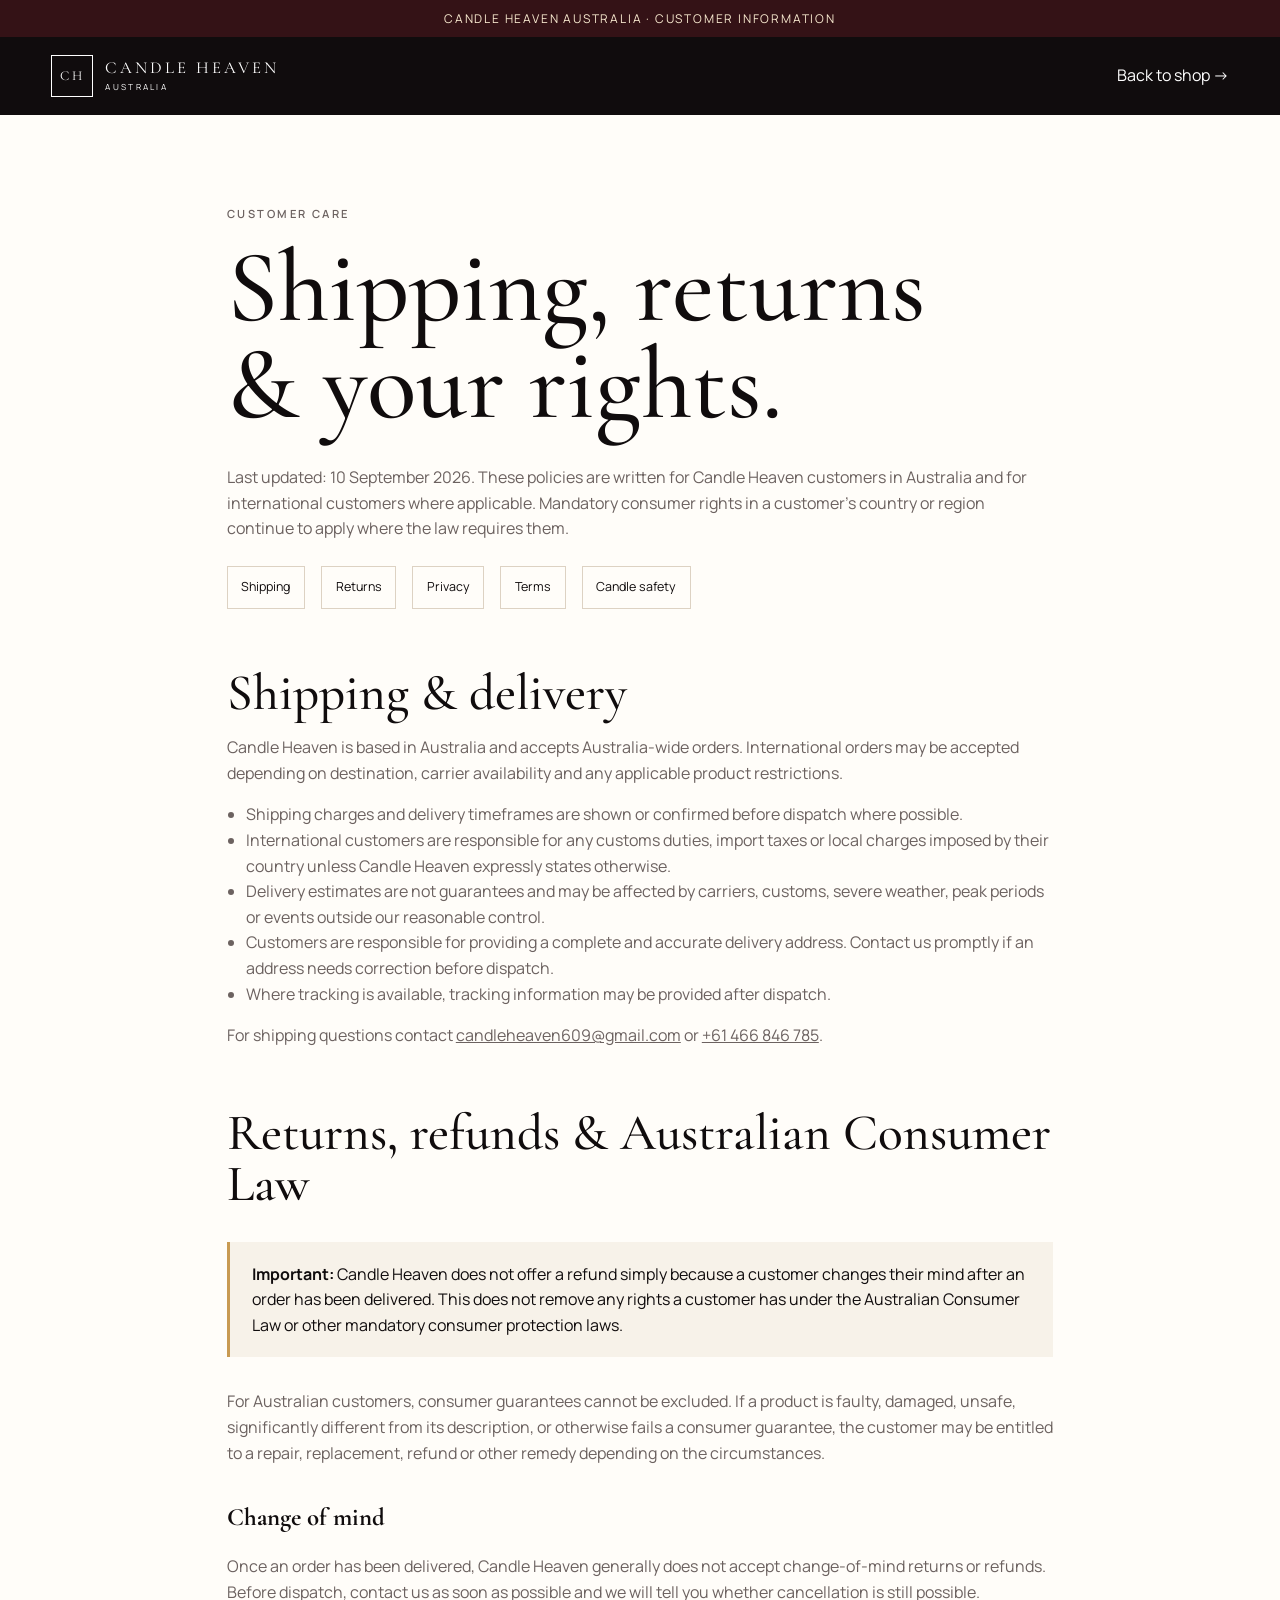
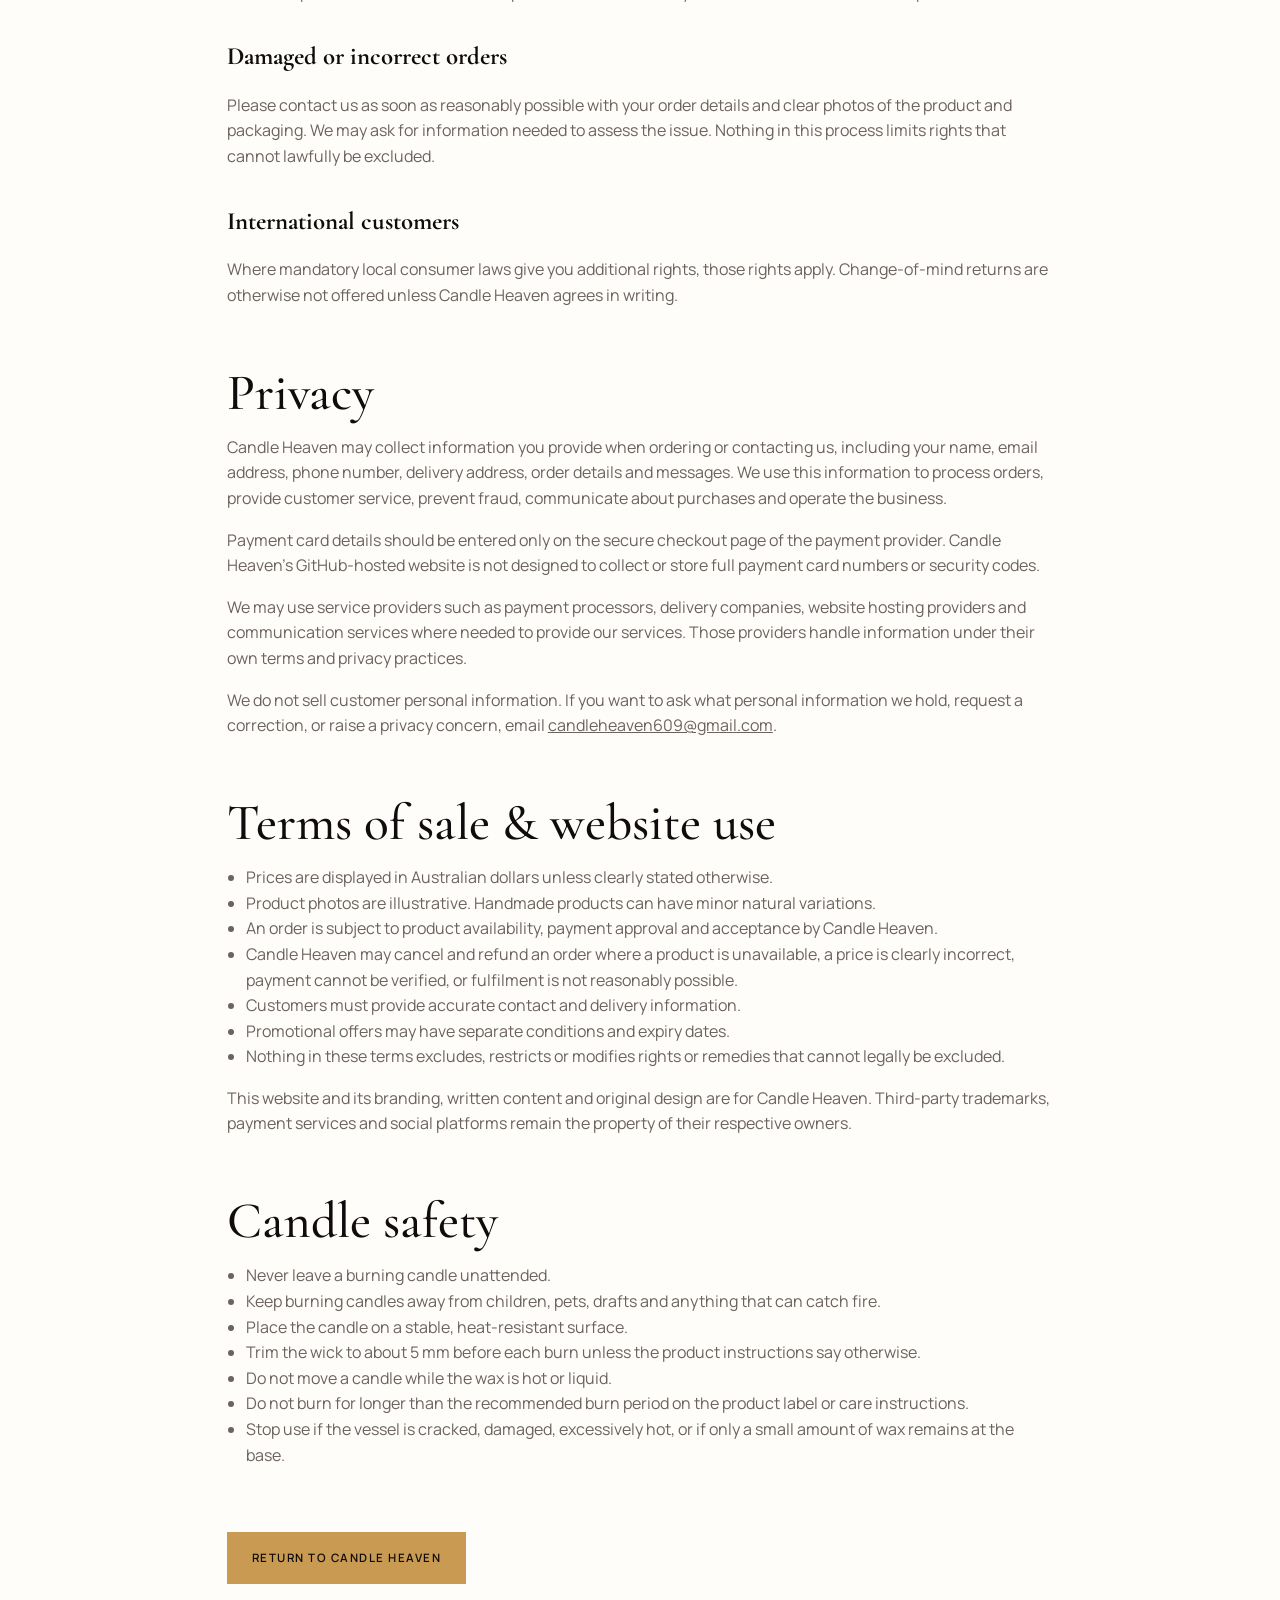
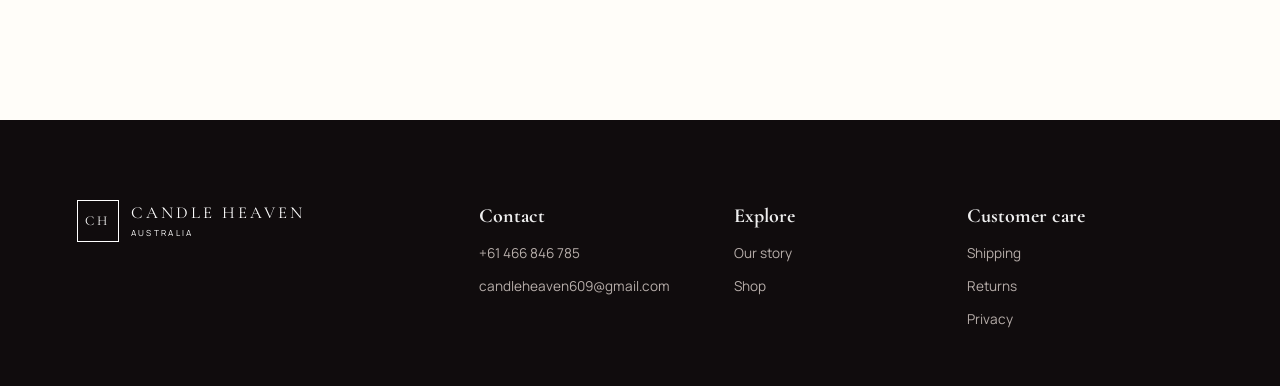
<file: policies.html>
<!doctype html>
<html lang="en"><head><meta charset="UTF-8"><meta name="viewport" content="width=device-width,initial-scale=1"><meta name="description" content="Candle Heaven Australia shipping, returns, privacy, terms and candle safety information."><meta name="theme-color" content="#100c0d"><title>Policies — Candle Heaven Australia</title><link rel="stylesheet" href="styles.css"><style>.policy-wrap{max-width:980px;margin:auto;padding:90px 6vw 120px}.policy-wrap h1{font:500 clamp(4rem,8vw,6.5rem)/.95 'Cormorant Garamond',serif;margin:.2rem 0 2rem}.policy-wrap h2{font:500 clamp(2.2rem,4vw,3.2rem)/1 'Cormorant Garamond',serif;margin:3.7rem 0 1rem}.policy-wrap h3{font-family:'Cormorant Garamond',serif;font-size:1.55rem;margin:2rem 0 .5rem}.policy-wrap p,.policy-wrap li{color:var(--muted)}.policy-wrap ul{padding-left:1.2rem}.policy-note{background:var(--cream);border-left:3px solid var(--gold);padding:1.2rem 1.4rem;margin:2rem 0}.page-top{background:var(--ink);color:white;padding:18px 4vw;display:flex;align-items:center;justify-content:space-between}.page-top a{text-decoration:none}.page-top .brand{color:white}.policy-nav{display:flex;gap:1rem;flex-wrap:wrap;margin:1.5rem 0 2.5rem}.policy-nav a{border:1px solid var(--line);padding:.65rem .85rem;text-decoration:none;font-size:.78rem}.policy-wrap a{color:inherit}</style></head><body><div class="announcement">CANDLE HEAVEN AUSTRALIA · CUSTOMER INFORMATION</div><header class="page-top"><a class="brand" href="index.html"><span class="brand-mark">CH</span><span>CANDLE HEAVEN<small>AUSTRALIA</small></span></a><a href="index.html#shop">Back to shop →</a></header><main class="policy-wrap"><p class="eyebrow">CUSTOMER CARE</p><h1>Shipping, returns<br>& your rights.</h1><p>Last updated: 10 September 2026. These policies are written for Candle Heaven customers in Australia and for international customers where applicable. Mandatory consumer rights in a customer's country or region continue to apply where the law requires them.</p><nav class="policy-nav"><a href="#shipping">Shipping</a><a href="#returns">Returns</a><a href="#privacy">Privacy</a><a href="#terms">Terms</a><a href="#safety">Candle safety</a></nav><section id="shipping"><h2>Shipping & delivery</h2><p>Candle Heaven is based in Australia and accepts Australia-wide orders. International orders may be accepted depending on destination, carrier availability and any applicable product restrictions.</p><ul><li>Shipping charges and delivery timeframes are shown or confirmed before dispatch where possible.</li><li>International customers are responsible for any customs duties, import taxes or local charges imposed by their country unless Candle Heaven expressly states otherwise.</li><li>Delivery estimates are not guarantees and may be affected by carriers, customs, severe weather, peak periods or events outside our reasonable control.</li><li>Customers are responsible for providing a complete and accurate delivery address. Contact us promptly if an address needs correction before dispatch.</li><li>Where tracking is available, tracking information may be provided after dispatch.</li></ul><p>For shipping questions contact <a href="mailto:candleheaven609@gmail.com">candleheaven609@gmail.com</a> or <a href="tel:+61466846785">+61 466 846 785</a>.</p></section><section id="returns"><h2>Returns, refunds & Australian Consumer Law</h2><div class="policy-note"><strong>Important:</strong> Candle Heaven does not offer a refund simply because a customer changes their mind after an order has been delivered. This does not remove any rights a customer has under the Australian Consumer Law or other mandatory consumer protection laws.</div><p>For Australian customers, consumer guarantees cannot be excluded. If a product is faulty, damaged, unsafe, significantly different from its description, or otherwise fails a consumer guarantee, the customer may be entitled to a repair, replacement, refund or other remedy depending on the circumstances.</p><h3>Change of mind</h3><p>Once an order has been delivered, Candle Heaven generally does not accept change-of-mind returns or refunds. Before dispatch, contact us as soon as possible and we will tell you whether cancellation is still possible.</p><h3>Damaged or incorrect orders</h3><p>Please contact us as soon as reasonably possible with your order details and clear photos of the product and packaging. We may ask for information needed to assess the issue. Nothing in this process limits rights that cannot lawfully be excluded.</p><h3>International customers</h3><p>Where mandatory local consumer laws give you additional rights, those rights apply. Change-of-mind returns are otherwise not offered unless Candle Heaven agrees in writing.</p></section><section id="privacy"><h2>Privacy</h2><p>Candle Heaven may collect information you provide when ordering or contacting us, including your name, email address, phone number, delivery address, order details and messages. We use this information to process orders, provide customer service, prevent fraud, communicate about purchases and operate the business.</p><p>Payment card details should be entered only on the secure checkout page of the payment provider. Candle Heaven's GitHub-hosted website is not designed to collect or store full payment card numbers or security codes.</p><p>We may use service providers such as payment processors, delivery companies, website hosting providers and communication services where needed to provide our services. Those providers handle information under their own terms and privacy practices.</p><p>We do not sell customer personal information. If you want to ask what personal information we hold, request a correction, or raise a privacy concern, email <a href="mailto:candleheaven609@gmail.com">candleheaven609@gmail.com</a>.</p></section><section id="terms"><h2>Terms of sale & website use</h2><ul><li>Prices are displayed in Australian dollars unless clearly stated otherwise.</li><li>Product photos are illustrative. Handmade products can have minor natural variations.</li><li>An order is subject to product availability, payment approval and acceptance by Candle Heaven.</li><li>Candle Heaven may cancel and refund an order where a product is unavailable, a price is clearly incorrect, payment cannot be verified, or fulfilment is not reasonably possible.</li><li>Customers must provide accurate contact and delivery information.</li><li>Promotional offers may have separate conditions and expiry dates.</li><li>Nothing in these terms excludes, restricts or modifies rights or remedies that cannot legally be excluded.</li></ul><p>This website and its branding, written content and original design are for Candle Heaven. Third-party trademarks, payment services and social platforms remain the property of their respective owners.</p></section><section id="safety"><h2>Candle safety</h2><ul><li>Never leave a burning candle unattended.</li><li>Keep burning candles away from children, pets, drafts and anything that can catch fire.</li><li>Place the candle on a stable, heat-resistant surface.</li><li>Trim the wick to about 5 mm before each burn unless the product instructions say otherwise.</li><li>Do not move a candle while the wax is hot or liquid.</li><li>Do not burn for longer than the recommended burn period on the product label or care instructions.</li><li>Stop use if the vessel is cracked, damaged, excessively hot, or if only a small amount of wax remains at the base.</li></ul></section><p style="margin-top:4rem"><a class="button gold" href="index.html#shop">Return to Candle Heaven</a></p></main><footer><div><a class="brand footer-brand" href="index.html"><span class="brand-mark">CH</span><span>CANDLE HEAVEN<small>AUSTRALIA</small></span></a></div><div><strong>Contact</strong><a href="tel:+61466846785">+61 466 846 785</a><a href="mailto:candleheaven609@gmail.com">candleheaven609@gmail.com</a></div><div><strong>Explore</strong><a href="story.html">Our story</a><a href="index.html#shop">Shop</a></div><div><strong>Customer care</strong><a href="#shipping">Shipping</a><a href="#returns">Returns</a><a href="#privacy">Privacy</a></div></footer></body></html>
</file>
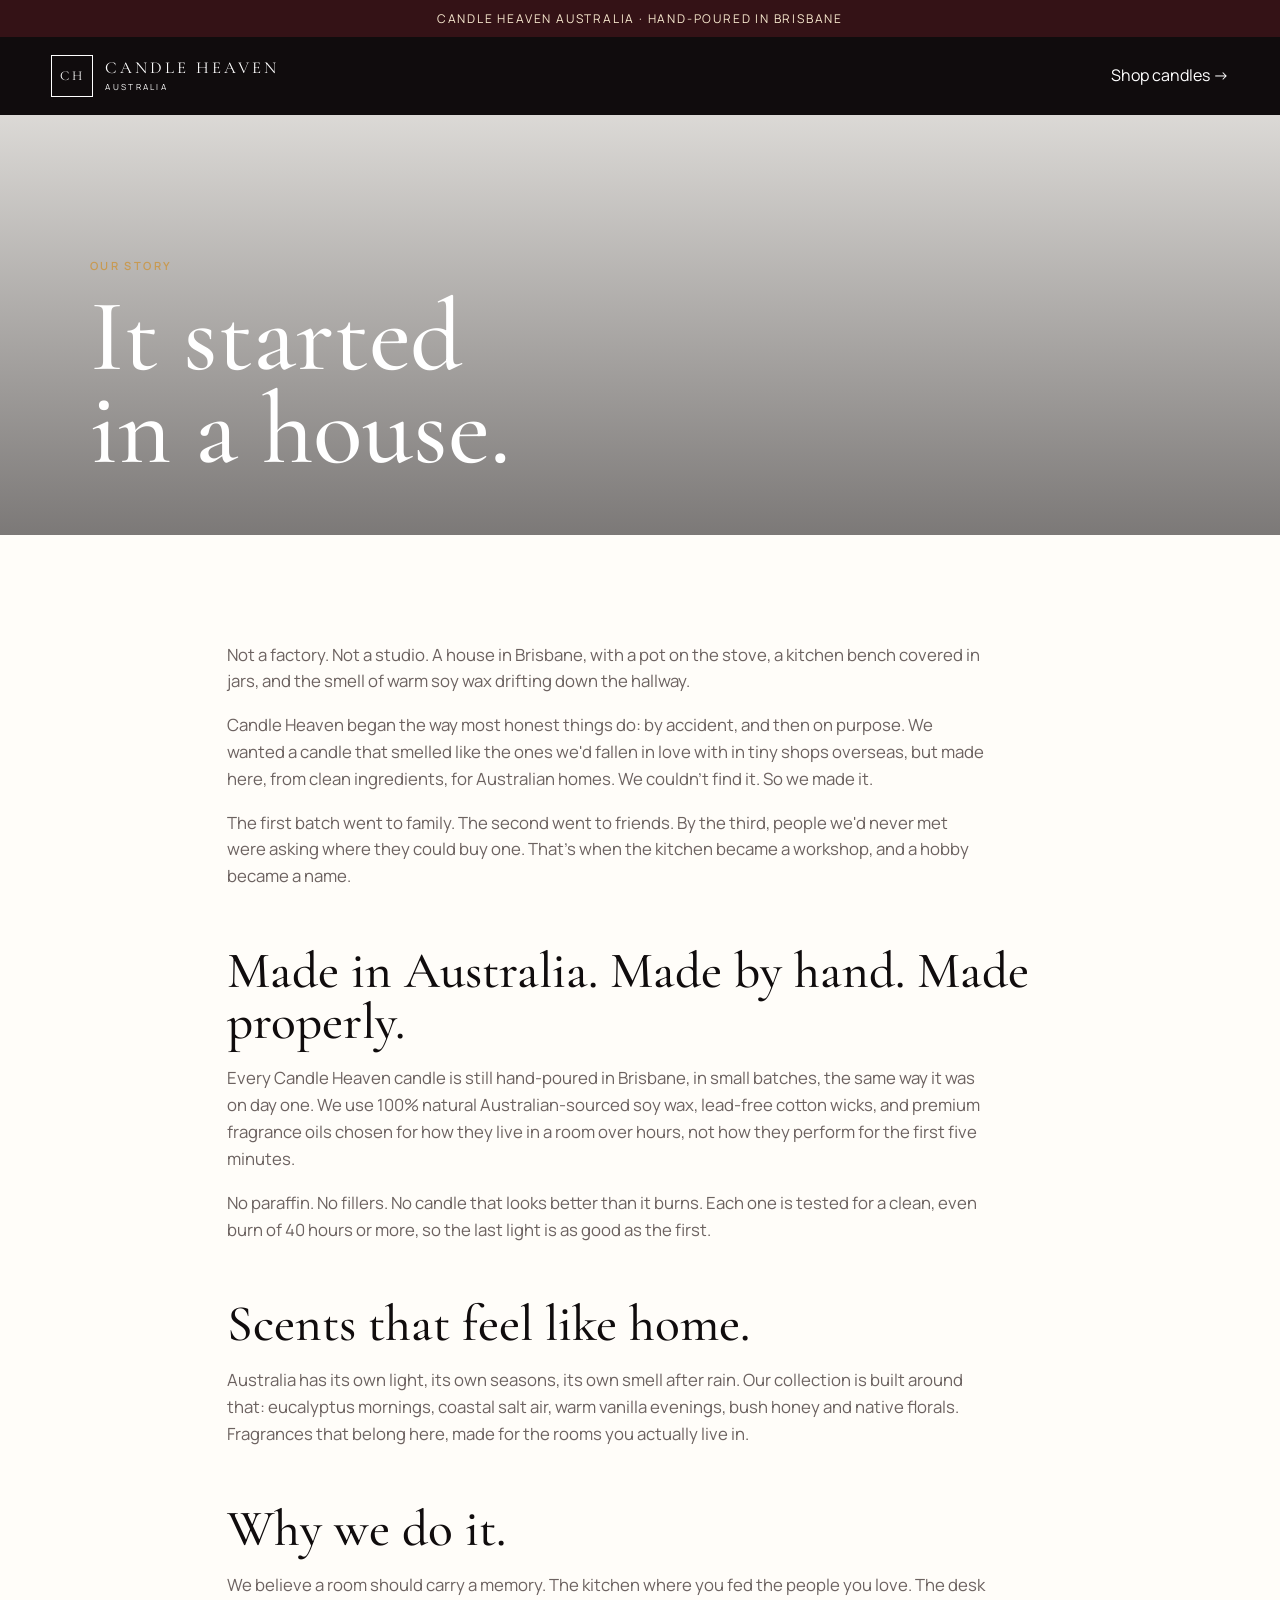
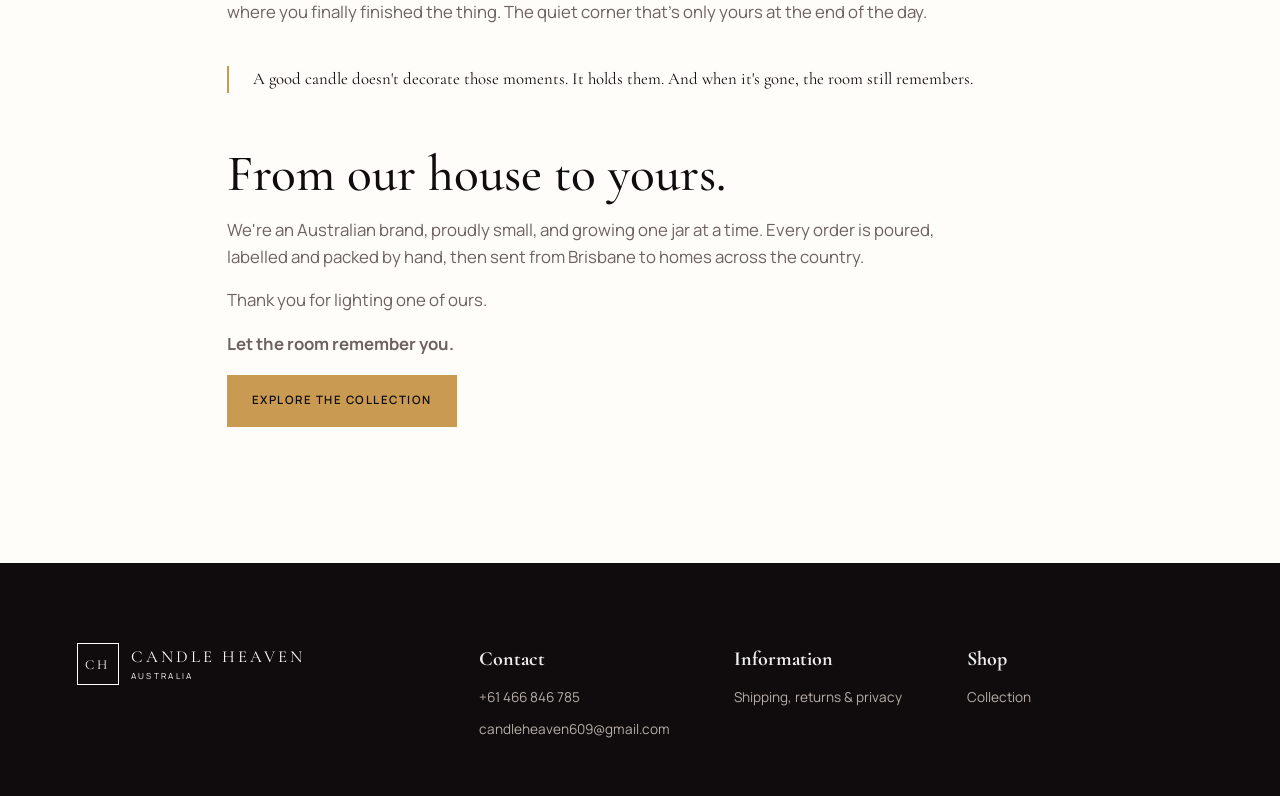
<file: story.html>
<!doctype html>
<html lang="en"><head><meta charset="UTF-8"><meta name="viewport" content="width=device-width,initial-scale=1"><meta name="description" content="The story of Candle Heaven Australia, hand-poured in Brisbane."><meta name="theme-color" content="#100c0d"><title>Our Story — Candle Heaven Australia</title><link rel="stylesheet" href="styles.css"><style>.story-page{max-width:980px;margin:auto;padding:90px 6vw 120px}.story-page h1{font:500 clamp(4rem,8vw,7rem)/.95 'Cormorant Garamond',serif;margin:.2rem 0 2rem}.story-page h2{font:500 clamp(2.3rem,4vw,3.5rem)/1 'Cormorant Garamond',serif;margin:3.5rem 0 1rem}.story-page p{font-size:1.05rem;color:var(--muted);max-width:760px}.story-hero{min-height:420px;background:linear-gradient(rgba(16,12,13,.15),rgba(16,12,13,.55)),url('https://images.unsplash.com/photo-1605651202774-7d573fd3f12d?auto=format&fit=crop&w=1800&q=88') center/cover;display:flex;align-items:end;padding:60px 7vw;color:white}.story-hero h1{font:500 clamp(4rem,8vw,7rem)/.9 'Cormorant Garamond',serif;margin:0}.page-top{background:var(--ink);color:white;padding:18px 4vw;display:flex;align-items:center;justify-content:space-between}.page-top a{text-decoration:none}.page-top .brand{color:white}.story-quote{border-left:2px solid var(--gold);padding-left:1.5rem;font-family:'Cormorant Garamond',serif;font-size:1.8rem;color:var(--ink)!important;margin:2.5rem 0}</style></head><body><div class="announcement">CANDLE HEAVEN AUSTRALIA · HAND-POURED IN BRISBANE</div><header class="page-top"><a class="brand" href="index.html"><span class="brand-mark">CH</span><span>CANDLE HEAVEN<small>AUSTRALIA</small></span></a><a href="index.html#shop">Shop candles →</a></header><section class="story-hero"><div><p class="eyebrow">OUR STORY</p><h1>It started<br>in a house.</h1></div></section><main class="story-page"><p>Not a factory. Not a studio. A house in Brisbane, with a pot on the stove, a kitchen bench covered in jars, and the smell of warm soy wax drifting down the hallway.</p><p>Candle Heaven began the way most honest things do: by accident, and then on purpose. We wanted a candle that smelled like the ones we'd fallen in love with in tiny shops overseas, but made here, from clean ingredients, for Australian homes. We couldn't find it. So we made it.</p><p>The first batch went to family. The second went to friends. By the third, people we'd never met were asking where they could buy one. That's when the kitchen became a workshop, and a hobby became a name.</p><h2>Made in Australia. Made by hand. Made properly.</h2><p>Every Candle Heaven candle is still hand-poured in Brisbane, in small batches, the same way it was on day one. We use 100% natural Australian-sourced soy wax, lead-free cotton wicks, and premium fragrance oils chosen for how they live in a room over hours, not how they perform for the first five minutes.</p><p>No paraffin. No fillers. No candle that looks better than it burns. Each one is tested for a clean, even burn of 40 hours or more, so the last light is as good as the first.</p><h2>Scents that feel like home.</h2><p>Australia has its own light, its own seasons, its own smell after rain. Our collection is built around that: eucalyptus mornings, coastal salt air, warm vanilla evenings, bush honey and native florals. Fragrances that belong here, made for the rooms you actually live in.</p><h2>Why we do it.</h2><p>We believe a room should carry a memory. The kitchen where you fed the people you love. The desk where you finally finished the thing. The quiet corner that's only yours at the end of the day.</p><p class="story-quote">A good candle doesn't decorate those moments. It holds them. And when it's gone, the room still remembers.</p><h2>From our house to yours.</h2><p>We're an Australian brand, proudly small, and growing one jar at a time. Every order is poured, labelled and packed by hand, then sent from Brisbane to homes across the country.</p><p>Thank you for lighting one of ours.</p><p><strong>Let the room remember you.</strong></p><p><a class="button gold" href="index.html#shop">Explore the collection</a></p></main><footer><div><a class="brand footer-brand" href="index.html"><span class="brand-mark">CH</span><span>CANDLE HEAVEN<small>AUSTRALIA</small></span></a></div><div><strong>Contact</strong><a href="tel:+61466846785">+61 466 846 785</a><a href="mailto:candleheaven609@gmail.com">candleheaven609@gmail.com</a></div><div><strong>Information</strong><a href="policies.html">Shipping, returns & privacy</a></div><div><strong>Shop</strong><a href="index.html#shop">Collection</a></div></footer></body></html>
</file>
<file: styles.css>
@import url('https://fonts.googleapis.com/css2?family=Cormorant+Garamond:ital,wght@0,500;0,600;1,500&family=Manrope:wght@400;500;600&display=swap');
:root{--ink:#100c0d;--wine:#341216;--gold:#c89a52;--cream:#f7f2e9;--paper:#fffdf9;--line:#ddd2c3;--muted:#6c6260}*{box-sizing:border-box}html{scroll-behavior:smooth}body{margin:0;background:var(--paper);color:var(--ink);font-family:Manrope,sans-serif;font-size:16px;line-height:1.6}button,input,textarea,select{font:inherit}button,a{color:inherit}.announcement{background:var(--wine);color:#f8e9cf;text-align:center;padding:.55rem 1rem;font-size:.75rem;letter-spacing:.15em;text-transform:uppercase}.site-header{height:88px;display:grid;grid-template-columns:1fr auto 1fr;align-items:center;padding:0 4vw;border-bottom:1px solid rgba(255,255,255,.16);position:absolute;top:34px;width:100%;z-index:5;color:#fff}.brand{display:flex;align-items:center;gap:.75rem;text-decoration:none;font-family:"Cormorant Garamond",serif;font-size:1.05rem;letter-spacing:.18em;line-height:1}.brand small{display:block;font-family:Manrope,sans-serif;font-size:.52rem;letter-spacing:.28em;margin-top:.4rem}.brand-mark{border:1px solid currentColor;width:42px;height:42px;display:grid;place-items:center;font-size:.85rem}.nav{display:flex;gap:2.5rem}.nav a{text-decoration:none;font-size:.84rem;letter-spacing:.08em}.cart-button,.menu-button{justify-self:end;background:none;border:0;color:inherit;cursor:pointer;font-size:.82rem;text-transform:uppercase;letter-spacing:.1em}.cart-button span{display:inline-grid;place-items:center;background:var(--gold);color:var(--ink);border-radius:50%;width:22px;height:22px;margin-left:.3rem}.menu-button{display:none}.hero{min-height:780px;background:var(--ink);color:#fff;display:grid;grid-template-columns:48% 52%}.hero-copy{padding:190px 6vw 90px 8vw;display:flex;flex-direction:column;justify-content:center}.eyebrow{font-size:.7rem;letter-spacing:.22em;color:var(--gold);font-weight:600;margin:0 0 1rem}.hero h1,.section h2,.story h2,.gift h2,.detail-copy h1,.cart-head h2,.modal-head h2{font-family:"Cormorant Garamond",serif;font-weight:500;line-height:.92;margin:0}.hero h1{font-size:clamp(4.2rem,7vw,7.5rem);letter-spacing:-.045em}.hero h1 em{color:#d9b97d;font-weight:500}.hero-copy>p:not(.eyebrow){max-width:530px;color:#c9c1bd;font-size:1.05rem;margin:2rem 0}.hero-actions{display:flex;align-items:center;gap:2rem}.button{display:inline-flex;justify-content:center;align-items:center;min-height:52px;padding:.85rem 1.5rem;border:1px solid transparent;text-decoration:none;text-transform:uppercase;letter-spacing:.13em;font-size:.72rem;font-weight:600;cursor:pointer}.button.gold{background:var(--gold);color:var(--ink)}.button.light{border-color:#f7e8c9;color:#fff}.button.full{width:100%}.text-link{font-size:.8rem;text-transform:uppercase;letter-spacing:.12em;text-decoration:none}.trust-row{display:flex;gap:2rem;margin-top:3.5rem;color:#9e9693;font-size:.72rem;text-transform:uppercase;letter-spacing:.1em}.hero-image{background:linear-gradient(180deg,rgba(16,12,13,.1),rgba(16,12,13,.65)),url('https://images.unsplash.com/photo-1602523961358-f9f03dd557db?auto=format&fit=crop&w=1500&q=90') center/cover;position:relative}.image-note{position:absolute;bottom:3rem;left:3rem;border-left:1px solid var(--gold);padding-left:1.2rem;display:flex;flex-direction:column}.image-note span{font-size:.65rem;letter-spacing:.2em}.image-note strong{font-family:"Cormorant Garamond",serif;font-size:1.5rem;font-weight:500}.section{padding:110px 6vw}.section-heading{display:flex;justify-content:space-between;align-items:end;margin-bottom:2.5rem}.section-heading h2,.gift h2{font-size:clamp(3rem,5vw,5rem)}.section-heading>p{color:var(--muted)}.shop-tools{display:flex;justify-content:space-between;border-top:1px solid var(--line);padding-top:1.2rem;margin-bottom:2rem}.filters{display:flex;gap:.5rem}.filters button{border:0;background:transparent;padding:.6rem 1rem;cursor:pointer;font-size:.8rem;text-transform:uppercase;letter-spacing:.08em}.filters button.active{background:var(--ink);color:#fff}.search input{border:0;border-bottom:1px solid var(--line);padding:.6rem;background:transparent;min-width:220px}.product-grid{display:grid;grid-template-columns:repeat(4,1fr);gap:1.3rem}.product-image{display:block;aspect-ratio:4/5;overflow:hidden;position:relative;background:#eee}.product-image img{width:100%;height:100%;object-fit:cover;transition:transform .6s ease}.product-image:hover img{transform:scale(1.04)}.product-image span{position:absolute;top:1rem;left:1rem;background:var(--paper);padding:.4rem .65rem;font-size:.6rem;letter-spacing:.12em}.product-image i{position:absolute;opacity:0;bottom:1rem;right:1rem;background:var(--ink);color:white;padding:.45rem .8rem;font-style:normal;font-size:.7rem;transition:.2s}.product-image:hover i{opacity:1}.product-info{padding:.9rem .2rem}.product-info>a{text-decoration:none}.product-info h3{font-family:"Cormorant Garamond",serif;font-size:1.55rem;margin:0}.product-info p{font-size:.75rem;color:var(--muted);margin:.2rem 0 .8rem}.product-info>div{display:flex;align-items:center;justify-content:space-between}.product-info button{border:1px solid var(--line);background:transparent;border-radius:50%;width:36px;height:36px;font-size:1.25rem;cursor:pointer}.empty-state{text-align:center;padding:4rem}.story{display:grid;grid-template-columns:1fr 1fr;min-height:680px;background:var(--cream)}.story-image{background:url('https://images.unsplash.com/photo-1605651202774-7d573fd3f12d?auto=format&fit=crop&w=1400&q=85') center/cover}.story-copy{padding:7vw;display:flex;flex-direction:column;justify-content:center}.story h2{font-size:clamp(3.4rem,5vw,5.5rem)}.story-copy>p:not(.eyebrow){max-width:550px;color:var(--muted);margin:2rem 0}.story-points{border-top:1px solid var(--line)}.story-points div{display:flex;gap:1.5rem;padding:.8rem 0;border-bottom:1px solid var(--line)}.story-points strong{color:var(--gold)}.gift{text-align:center;background:linear-gradient(rgba(45,13,17,.87),rgba(45,13,17,.87)),url('https://images.unsplash.com/photo-1519710887729-89c2b7ebf9c8?auto=format&fit=crop&w=1800&q=80') center/cover;color:#fff}.gift p:not(.eyebrow){color:#d6cac6;margin:1.4rem 0 2rem}footer{background:var(--ink);color:#eee;display:grid;grid-template-columns:2fr 1fr 1fr 1.4fr;gap:4rem;padding:80px 6vw 55px}footer>div{display:flex;flex-direction:column;align-items:flex-start;gap:.7rem}footer a{text-decoration:none;color:#b7aeaa;font-size:.85rem}footer strong{font-family:"Cormorant Garamond",serif;font-size:1.25rem}.footer-brand{color:white}.newsletter{display:flex;border-bottom:1px solid #665c59;width:100%}.newsletter input{background:transparent;border:0;color:white;width:100%;padding:.6rem 0;outline:none}.newsletter button{background:none;border:0;color:var(--gold);font-size:1.4rem}.footer-bottom{background:var(--ink);color:#716967;border-top:1px solid #2f292a;padding:1rem 6vw;display:flex;justify-content:space-between;font-size:.72rem}.cart-drawer{margin:0 0 0 auto;height:100dvh;max-height:none;width:min(520px,100%);border:0;padding:0;background:var(--paper);box-shadow:-20px 0 80px #0005}.cart-drawer::backdrop,.checkout-modal::backdrop{background:#090607aa;backdrop-filter:blur(4px)}.cart-head,.modal-head{padding:2rem;display:flex;justify-content:space-between;border-bottom:1px solid var(--line)}.cart-head h2,.modal-head h2{font-size:2.5rem}.cart-head button,.modal-head button{background:none;border:0;font-size:2rem;cursor:pointer}.cart-items{padding:0 2rem}.cart-item{display:grid;grid-template-columns:90px 1fr auto;gap:1rem;padding:1.5rem 0;border-bottom:1px solid var(--line)}.cart-item img{width:90px;height:115px;object-fit:cover}.cart-item h3{font-family:"Cormorant Garamond",serif;margin:0;font-size:1.3rem}.cart-item p{font-size:.7rem;color:var(--muted)}.quantity{border:1px solid var(--line);display:inline-flex;align-items:center;margin-top:.7rem}.quantity button{border:0;background:none;width:28px;cursor:pointer}.quantity span{padding:0 .3rem}.remove{align-self:start;border:0;background:none;text-decoration:underline;font-size:.7rem;color:var(--muted);cursor:pointer}.cart-empty{text-align:center;padding:7rem 2rem}.cart-empty span{font-size:2rem;color:var(--gold)}.cart-empty h3{font-family:"Cormorant Garamond",serif;font-size:2rem}.cart-summary{position:sticky;bottom:0;background:var(--paper);padding:1.5rem 2rem;border-top:1px solid var(--line)}.cart-summary>div,.checkout-total{display:flex;justify-content:space-between;font-size:1.15rem}.cart-summary p,.cart-summary small{color:var(--muted);font-size:.7rem}.cart-summary small{display:block;text-align:center;margin-top:.7rem}.checkout-modal{width:min(640px,calc(100% - 2rem));border:0;padding:0;background:var(--paper)}.checkout-modal form{padding-bottom:2rem}.checkout-fields{padding:1.5rem 2rem;display:grid;grid-template-columns:1fr 1fr;gap:1rem}.checkout-fields label{font-size:.75rem;text-transform:uppercase;letter-spacing:.08em}.checkout-fields input,.checkout-fields textarea{display:block;width:100%;border:1px solid var(--line);background:white;padding:.8rem;margin-top:.4rem}.checkout-fields label:nth-child(n+4){grid-column:1/-1}.checkout-fields textarea{min-height:70px;resize:vertical}.checkout-total{margin:0 2rem 1rem}.checkout-modal .button{width:calc(100% - 4rem);margin:0 2rem}.checkout-help{margin:1rem 2rem 0;font-size:.72rem;color:var(--muted);text-align:center}.toast{position:fixed;left:50%;bottom:2rem;transform:translate(-50%,150%);background:var(--ink);color:#fff;padding:.8rem 1.2rem;z-index:20;transition:.3s}.toast.show{transform:translate(-50%,0)}.product-main{min-height:100vh}.product-header{position:relative;top:auto;background:var(--ink)}.product-detail{display:grid;grid-template-columns:1.15fr .85fr;min-height:700px}.detail-image{background:#eee}.detail-image img{width:100%;height:100%;max-height:780px;object-fit:cover}.detail-copy{padding:7vw 6vw;display:flex;flex-direction:column;justify-content:center}.detail-copy h1{font-size:clamp(3.6rem,6vw,6rem)}.detail-notes{color:var(--muted)}.detail-price{font-size:1.25rem;margin:.8rem 0 1.7rem}.detail-description{max-width:540px}.detail-copy dl{border-top:1px solid var(--line);margin:1.5rem 0}.detail-copy dl div{display:flex;justify-content:space-between;border-bottom:1px solid var(--line);padding:.65rem 0}.detail-copy dt{color:var(--muted)}.detail-copy dd{margin:0}.detail-buy{display:flex;gap:1rem}.detail-buy label{font-size:.7rem;text-transform:uppercase}.detail-buy select{display:block;padding:.65rem 2rem .65rem .8rem;margin-top:.2rem;border:1px solid var(--line);background:white}.shipping-note{font-size:.72rem;color:var(--muted)}.back-link{display:inline-block;margin:2rem 6vw;text-decoration:none}.sr-only{position:absolute;width:1px;height:1px;padding:0;margin:-1px;overflow:hidden;clip:rect(0,0,0,0);white-space:nowrap;border:0}
@media(max-width:900px){.site-header{grid-template-columns:1fr auto auto;gap:1rem;padding:0 1.2rem}.menu-button{display:block;order:2}.cart-button{order:3}.nav{display:none;position:absolute;top:88px;left:0;right:0;background:var(--ink);padding:1.5rem;flex-direction:column}.nav.open{display:flex}.hero{grid-template-columns:1fr;min-height:auto}.hero-copy{min-height:690px;padding:170px 1.5rem 60px}.hero-image{min-height:520px}.product-grid{grid-template-columns:repeat(2,1fr)}.story{grid-template-columns:1fr}.story-image{min-height:520px}.story-copy{padding:80px 1.5rem}footer{grid-template-columns:1fr 1fr}.product-detail{grid-template-columns:1fr}.detail-image img{max-height:620px}.detail-copy{padding:70px 1.5rem}}
@media(max-width:600px){.announcement{font-size:.62rem}.brand{font-size:.85rem}.brand-mark{width:36px;height:36px}.site-header{height:72px}.nav{top:72px}.hero-copy{min-height:620px}.hero h1{font-size:3.7rem}.hero-actions{align-items:flex-start;flex-direction:column}.trust-row{gap:.7rem;flex-wrap:wrap}.hero-image{min-height:440px}.image-note{left:1.5rem}.section{padding:75px 1rem}.section-heading{display:block}.shop-tools{display:block}.filters{overflow-x:auto}.search{display:block;margin-top:1rem}.search input{width:100%}.product-grid{gap:.7rem}.product-info h3{font-size:1.25rem}.product-info p{font-size:.68rem}.story-image{min-height:400px}.gift h2{font-size:3rem}footer{grid-template-columns:1fr;gap:2rem;padding:60px 1.5rem}.footer-bottom{padding:1rem 1.5rem}.checkout-fields{grid-template-columns:1fr}.checkout-fields label:nth-child(n){grid-column:1}.cart-head,.modal-head{padding:1.3rem}.cart-items{padding:0 1rem}.cart-item{grid-template-columns:75px 1fr}.cart-item img{width:75px;height:100px}.cart-item .remove{grid-column:2}.detail-copy h1{font-size:3.4rem}}
</file>
